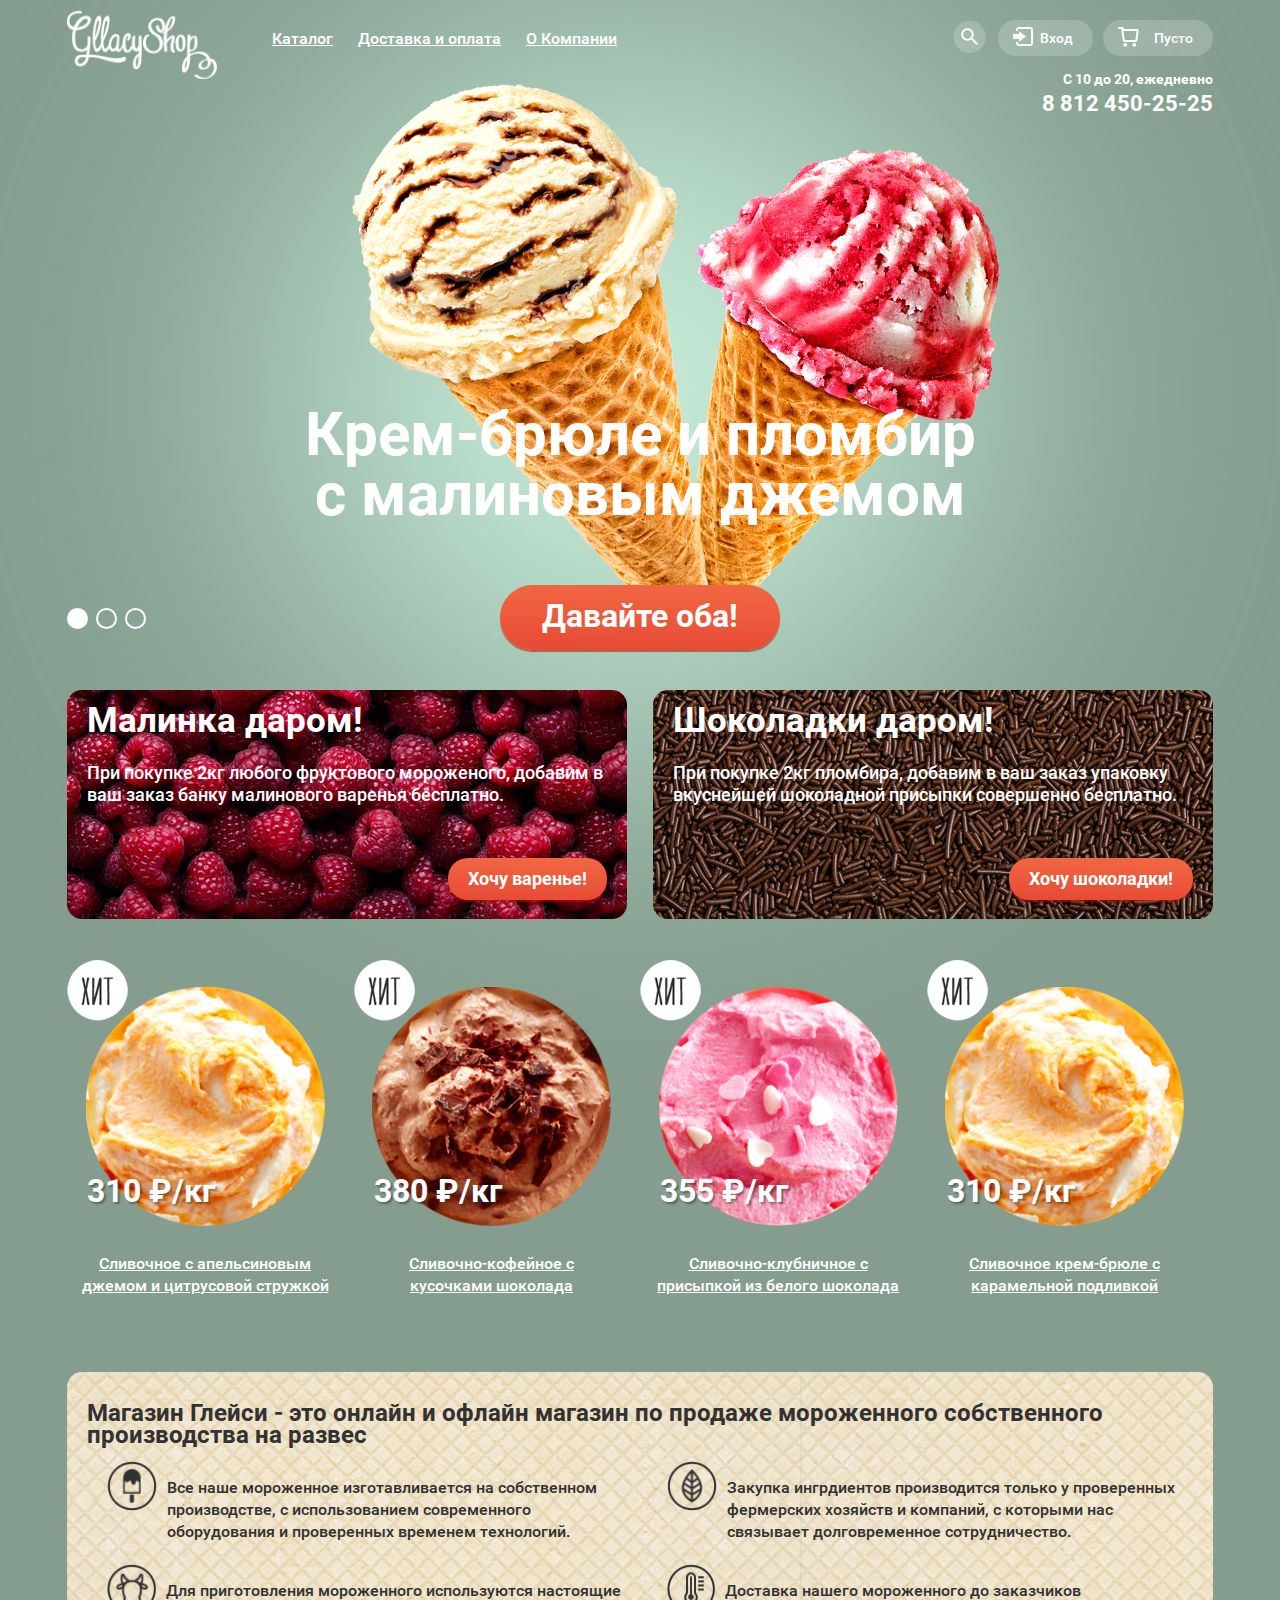
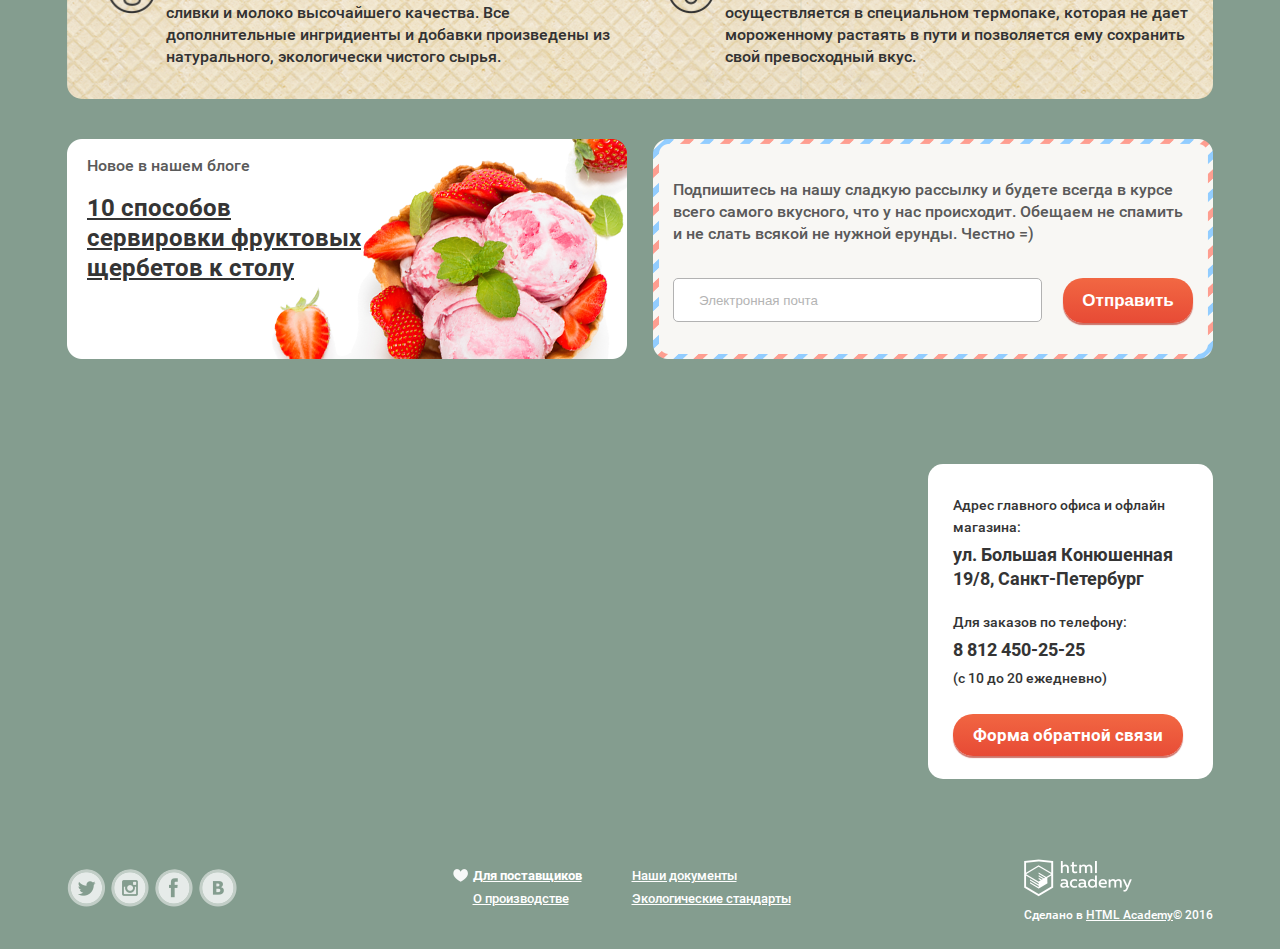
<file: index.html>
<!DOCTYPE HTML>
<html>
    <head>
        <meta charset="utf-8">
        <title>Gllacy Shop</title>
        <link rel="stylesheet" href="style.css">
    </head>
    <body>
        <header>
            <input class="visually-hidden" type="radio" id="product-1" name="toggle" checked>
            <input class="visually-hidden" type="radio" id="product-2" name="toggle">
            <input class="visually-hidden" type="radio" id="product-3" name="toggle">
            <div class="container promo-main">
                <div class="header-menu">
                    <div class="header-logo-and-menu">
                        <img src="img/Logo.png" width="150" height="70" class="logo">
                        <ul class="main-menu">
                            <li class="menu-catalog">
                                <a href="catalog.html">Каталог</a>
                                <ul class="sub-menu">
                                    <li class="news">Новинки</li>
                                    <li><a href="creamy.html">Сливочное</a></li>
                                    <li><a href="#">Щербеты</a></li>
                                    <li><a href="#">Фруктовый лед</a></li>
                                    <li><a href="#">Мелорин</a></li>
                                </ul>
                            </li>
                            <li><a href="#">Доставка и оплата</a></li>
                            <li><a href="#">О Компании</a></li>
                        </ul>
                    </div>
                    <div class="header-user-info">
                        <ul class="user-menu">
                            <li class="search">
                                <form class="search-string hide" action="#" method="get">
                                    <input type="text" placeholder="Что ищем?">
                                </form>
                            </li>
                            <li class="user-authorization"><span class="entrance">Вход</span>
                                <form class="authorization hide" action="#" method="post">
                                    <input type="text" class="authorization-email" placeholder="Электронная почта">
                                    <input type="text" class="password" placeholder="Пароль">
                                    <div class="btn-and-help">
                                        <input type="submit" class="btn user-btn" value="Войти">
                                        <div class="pass-and-reg">
                                            <a href="#">Забыли пароль?</a>
                                            <a href="#">Новая регистрация</a>
                                        </div>
                                    </div>
                                </form>
                            </li>
                            <li class="cart">Пусто</li>
                        </ul>
                        <p>С 10 до 20, ежедневно</p>
                        <p class="header-phone">8 812 450-25-25</p>
                    </div>
                </div>
                <div class="background-gradient"></div>
                
                <div class="slider-controls">
                    <label for="product-1">Первый</label>
                    <label for="product-2">Второй</label>
                    <label for="product-3">Третий</label>
                </div>
                <div class="slider">
                    <li class="slider-list slide" id="slide1">
                        <p class="promo-banner">Крем-брюле и пломбир<br> с малиновым джемом</p>
                        <a href="#" class="promo-btn btn">Давайте оба!</a>
                    </li>
                    <li class="slider-list slide" id="slide2">
                        <p class="promo-banner">Шоколадный пломбир и<br> лимонный сорбет</p>
                        <a href="#" class="promo-btn btn">Давайте оба!</a>
                    </li>
                    <li class="slider-list slide" id="slide3">
                        <p class="promo-banner">Пломбир с помадкой и<br> клубничный щербет</p>
                        <a href="#" class="promo-btn btn">Давайте оба!</a>
                    </li>
                </div>
            </div>
        </header>
        <main>
            <section class="promotions">
                <div class="container">
                    <div class="promo-block raspberries">
                        <h2>Малинка даром!</h2>
                        <p>При покупке 2кг любого фруктового мороженого, добавим в ваш заказ банку малинового варенья бесплатно.</p>
                        <a href="#" class="btn">Хочу варенье!</a>
                    </div>
                    <div class="promo-block chocolate">
                        <h2>Шоколадки даром!</h2>
                        <p>При покупке 2кг пломбира, добавим в ваш заказ упаковку вкуснейшей шоколадной присыпки совершенно бесплатно.</p>
                        <a href="#" class="btn">Хочу шоколадки!</a>
                    </div>
                </div>
            </section>
            <section class="catalog">
                <div class="container">
                    <ul class="catalog-list">
                        <li class="hit-product">
                            <div class="price-and-image">
                                <img src="img/1.png">
                                <p>310 ₽/кг</p>
                            </div>
                            <a href="#">Сливочное с апельсиновым джемом и цитрусовой стружкой</a>
                            <a href="#" class="btn">Быстрый просмотр</a>
                        </li>
                        <li li class="hit-product">
                            <div class="price-and-image">
                                <img src="img/2.png">
                                <p>380 ₽/кг</p>
                            </div>
                            <a href="#">Сливочно-кофейное с кусочками шоколада</a>
                            <a href="#" class="btn">Быстрый просмотр</a>
                        </li>
                        <li li class="hit-product">
                            <div class="price-and-image">
                                <img src="img/3.png">
                                <p>355 ₽/кг</p>
                            </div>
                            <a href="#">Сливочно-клубничное с присыпкой из белого шоколада</a>
                            <a href="#" class="btn">Быстрый просмотр</a>
                        </li>
                        <li li class="hit-product">
                            <div class="price-and-image">
                                <img src="img/1.png">
                                <p>310 ₽/кг</p>
                            </div>
                            <a href="#">Сливочное крем-брюле с карамельной подливкой</a>
                            <a href="#" class="btn">Быстрый просмотр</a>
                        </li>
                    </ul>
                </div>
            </section>
            <section class="features">
                <div class="container">
                    <h2>Магазин Глейси - это онлайн и офлайн магазин по продаже мороженного собственного производства на развес</h2>
                    <div class="features-list">
                        <div>
                            <img src="img/Мороженко.png" width="50" height="50">
                            <p>Все наше мороженное изготавливается на собственном производстве, с использованием современного оборудования и проверенных временем технологий.</p>
                        </div>
                        <div>
                            <img src="img/Листик.png" width="50" height="50">
                            <p>Закупка ингрдиентов производится только у проверенных фермерских хозяйств и компаний, с которыми нас связывает долговременное сотрудничество.</p>
                        </div>
                        <div>
                            <img src="img/Корова.png" width="50" height="50">
                            <p>Для приготовления мороженного используются настоящие сливки и молоко высочайшего качества. Все дополнительные ингридиенты и добавки произведены из натурального, экологически чистого сырья.</p>
                        </div>
                        <div>
                            <img src="img/Градусник.png" width="50" height="50">
                            <p>Доставка нашего мороженного до заказчиков осуществляется в специальном термопаке, которая не дает мороженному растаять в пути и позволяется ему сохранить свой превосходный вкус.</p>
                        </div>
                    </div>
                </div>
            </section>
            <section class="social">
                <div class="container">
                    <div class="blog">
                        <p>Новое в нашем блоге</p>
                        <a href="#">10 способов сервировки фруктовых щербетов к столу</a>
                    </div>
                    <div class="email">
                        <form class="subscription" action="#" method="post">
                            <label for="user-email">Подпишитесь на нашу сладкую рассылку и будете всегда в курсе всего самого вкусного, что у нас происходит. Обещаем не спамить и не слать всякой не нужной ерунды. Честно =)</label>
                            <div class="btn-and-email">
                                <input type="text" name="email" id="user-email" placeholder="Электронная почта">
                                <input type="submit" class="btn" value="Отправить">
                            </div>
                        </form>
                    </div>
                </div>
            </section>
            <section class="map">
                <div class="container">
                    <div class="adress">
                        <p>Адрес главного офиса и офлайн магазина:</p>
                        <p class="adress-shop">ул. Большая Конюшенная 19/8, Санкт-Петербург</p>
                        <p>Для заказов по телефону:</p>
                        <p class="phone">8 812 450-25-25</p>
                        <p>(с 10 до 20 ежедневно)</p>
                        <a href="#" class="form-btn btn">Форма обратной связи</a>
                    </div>
                </div>
                <div class="location" id="map-content" style="height: 430px">
                </div>
            </section>
        </main>
        <footer>
            <div class="container">
                <div class="footer-social">
                    <a href="#" class="twitter-btn btn">twitter</a>
                    <a href="#" class="insta-btn btn">instagram</a>
                    <a href="#" class="facebook-btn btn">facebook</a>
                    <a href="#" class="vk-btn btn">vk</a>
                </div>
                <div class="footer-menu">
                    <ul class="footer-menu-list">
                        <li><a href="#">Для поставщиков</a></li>
                        <li><a href="#">Наши документы</a></li>
                        <li><a href="#">О производстве</a></li>
                        <li><a href="#">Экологические стандарты</a></li>
                    </ul>
                </div>
                <div class="footer-copyright">
                    <div class="logo">
                        <img src="img/Лого.png">
                    </div>
                    <p>Сделано в <a href="#">HTML Academy</a>&copy; 2016</p>
                </div>
            </div>
        </footer>
        <script src="https://api-maps.yandex.ru/2.0-stable/?apikey=fa089a71-3bd7-402e-9afe-84544998b0c0&amp;?apikey=fa089a71-3bd7-402e-9afe-84544998b0c0&amp;load=package.standard&amp;lang=ru-RU"></script>
        <script src="script.js"></script>
    </body>
</html>
</file>
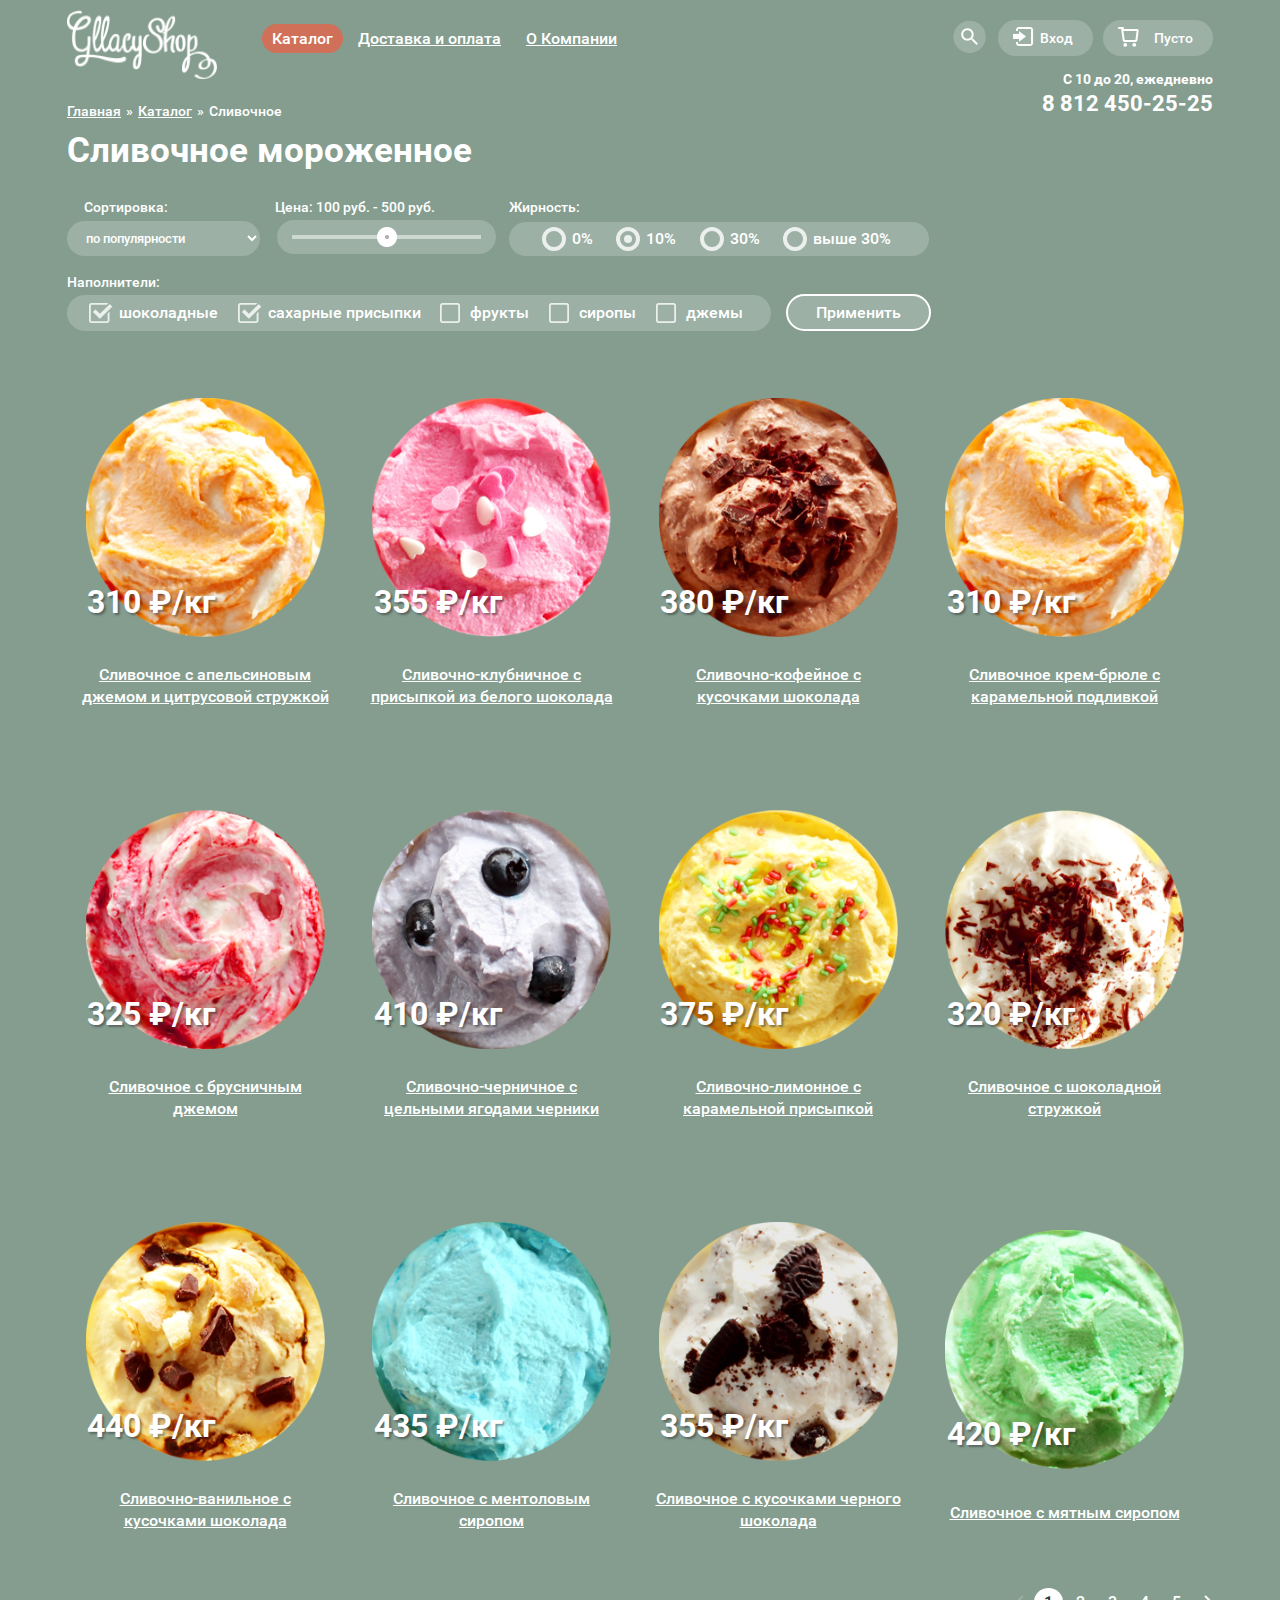
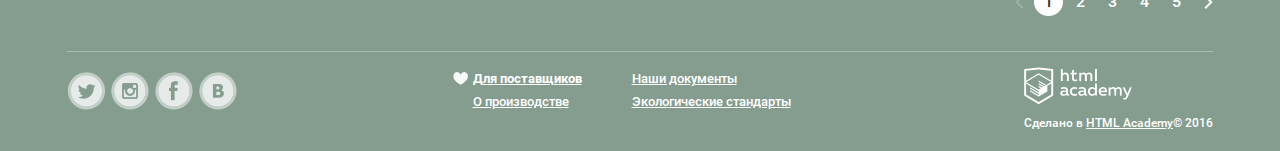
<file: creamy.html>
<!DOCTYPE HTML>
<html>
    <head>
        <meta charset="utf-8">
        <title>Gllacy Shop</title>
        <link rel="stylesheet" href="style.css">
    </head>
    <body>
        <header>
            <div class="container">
                <div class="header-menu">
                    <div class="header-logo-and-menu">
                        <a href="index.html"><img src="img/Logo.png" width="150" height="70" class="logo"></a>
                        <ul class="main-menu">
                            <li class="menu-catalog">
                                <a href="catalog.html" class="menu-current">Каталог</a>
                                <ul class="sub-menu">
                                    <li class="news">Новинки</li>
                                    <li class="sub-menu-current"><a href="#">Сливочное</a></li>
                                    <li><a href="#">Щербеты</a></li>
                                    <li><a href="#">Фруктовый лед</a></li>
                                    <li><a href="#">Мелорин</a></li>
                                </ul>
                            </li>
                            <li><a href="#">Доставка и оплата</a></li>
                            <li><a href="#">О Компании</a></li>
                        </ul>
                        <ul class="breadcrumbs">
                            <li><a href="index.html">Главная</a></li>
                            <li><a href="catalog.html">Каталог</a></li>
                            <li>Сливочное</li>
                        </ul>
                    </div>
                    <div class="header-user-info">
                        <ul class="user-menu">
                            <li class="search">
                                <form class="search-string hide" action="#" method="get">
                                    <input type="text" placeholder="Что ищем?">
                                </form>
                            </li>
                            <li class="user-authorization"><span class="entrance">Вход</span>
                                <form class="authorization hide" action="#" method="post">
                                    <input type="text" class="authorization-email" placeholder="Электронная почта">
                                    <input type="text" class="password" placeholder="Пароль">
                                    <div class="btn-and-help">
                                        <input type="submit" class="btn user-btn" value="Войти">
                                        <div class="pass-and-reg">
                                            <a href="#">Забыли пароль?</a>
                                            <a href="#">Новая регистрация</a>
                                        </div>
                                    </div>
                                </form>
                            </li>
                            <li class="cart">Пусто</li>
                        </ul>
                        <p>С 10 до 20, ежедневно</p>
                        <p class="header-phone">8 812 450-25-25</p>
                    </div>
                </div>
            </div>
        </header>
        <main class="container">
            <h1 class="page-title">Сливочное мороженное</h1>
            <section class="filters">
                <forms class="filter" action="#" method="get">
                    <div class="filter-sorting">
                        <label for="sorting">Сортировка:</label>
                        <select name="sorting">
                            <option>по популярности</option>
                            <option>по цене</option>
                        </select>
                    </div>
                    <div class="filter-price">
                        <label>Цена: 100 руб. - 500 руб.</label>
                        <input type="range" min="1" max="800">
                    </div>
                    <div class="filter-fat-content">
                        <p>Жирность:</p>
                        <ul class="fat-content">
                            <li>
                                <input type="radio" name="radio" id="zero">
                                <label for="zero">0%</label>
                            </li>
                            <li>
                                <input type="radio" name="radio" id="ten" checked>
                                <label for="ten">10%</label>
                            </li>
                            <li>
                                <input type="radio" name="radio" id="thirty">
                                <label for="thirty">30%</label>
                            </li>
                            <li>
                                <input type="radio" name="radio" id="over-thirty">
                                <label for="over-thirty">выше 30%</label>
                            </li>
                        </ul>
                    </div>
                    <div class="filter-filling">
                        <p>Наполнители:</p>
                        <ul class="filling">
                            <li>
                                <input type="checkbox" name="chocolate" id="chocolate" checked>
                                <label for="chocolate">шоколадные</label>
                            </li>
                            <li>
                                <input type="checkbox" name="sugar-powders" id="sugar-powders" checked>
                                <label for="sugar-powders">сахарные присыпки</label>
                            </li>
                            <li>
                                <input type="checkbox" name="fruits" id="fruits">
                                <label for="fruits">фрукты</label>
                            </li>
                            <li>
                                <input type="checkbox" name="syrops" id="syrops">
                                <label for="syrops">сиропы</label>
                            </li>
                            <li>
                                <input type="checkbox" name="jams" id="jams">
                                <label for="jams">джемы</label>
                            </li>
                        </ul>
                    </div>
                    <div class="form-button">
                        <input type="submit" value="Применить">
                    </div>
                </forms>
            </section>
            <section class="catalog">
                <ul class="catalog-list"> 
                    <li>
                        <div class="price-and-image">
                            <img src="img/1.png">
                            <p>310 ₽/кг</p>
                        </div>
                        <a href="#">Сливочное с апельсиновым джемом и цитрусовой стружкой</a>
                        <a href="#" class="btn">Быстрый просмотр</a>
                    </li>
                    <li>
                        <div class="price-and-image">
                            <img src="img/3.png">
                            <p>355 ₽/кг</p>
                        </div>
                        <a href="#">Сливочно-клубничное с присыпкой из белого шоколада</a>
                        <a href="#" class="btn">Быстрый просмотр</a>
                    </li>
                    <li>
                        <div class="price-and-image">
                            <img src="img/2.png">
                            <p>380 ₽/кг</p>
                        </div>
                        <a href="#">Сливочно-кофейное с кусочками шоколада</a>
                        <a href="#" class="btn">Быстрый просмотр</a>
                    </li>
                    <li>
                        <div class="price-and-image">
                            <img src="img/1.png">
                            <p>310 ₽/кг</p>
                        </div>
                        <a href="#">Сливочное крем-брюле с карамельной подливкой</a>
                        <a href="#" class="btn">Быстрый просмотр</a>
                    </li>
                    <li>
                        <div class="price-and-image">
                            <img src="img/5.png">
                            <p>325 ₽/кг</p>
                        </div>
                        <a href="#">Сливочное с брусничным джемом</a>
                        <a href="#" class="btn">Быстрый просмотр</a>
                    </li>
                    <li>
                        <div class="price-and-image">
                            <img src="img/6.png">
                            <p>410 ₽/кг</p>
                        </div>
                        <a href="#">Сливочно-черничное с цельными ягодами черники</a>
                        <a href="#" class="btn">Быстрый просмотр</a>
                    </li>
                    <li>
                        <div class="price-and-image">
                            <img src="img/7.png">
                            <p>375 ₽/кг</p>
                        </div>
                        <a href="#">Сливочно-лимонное с карамельной присыпкой</a>
                        <a href="#" class="btn">Быстрый просмотр</a>
                    </li>
                    <li>
                        <div class="price-and-image">
                            <img src="img/8.png">
                            <p>320 ₽/кг</p>
                        </div>
                        <a href="#">Сливочное с шоколадной стружкой</a>
                        <a href="#" class="btn">Быстрый просмотр</a>
                    </li>
                    <li>
                        <div class="price-and-image">
                            <img src="img/9.png">
                            <p>440 ₽/кг</p>
                        </div>
                        <a href="#">Сливочно-ванильное с кусочками шоколада</a>
                        <a href="#" class="btn">Быстрый просмотр</a>
                    </li>
                    <li>
                        <div class="price-and-image">
                            <img src="img/10.png">
                            <p>435 ₽/кг</p>
                        </div>
                        <a href="#">Сливочное с ментоловым сиропом</a>
                        <a href="#" class="btn">Быстрый просмотр</a>
                    </li>
                    <li>
                        <div class="price-and-image">
                            <img src="img/11.png">
                            <p>355 ₽/кг</p>
                        </div>
                        <a href="#">Сливочное с кусочками черного шоколада</a>
                        <a href="#" class="btn">Быстрый просмотр</a>
                    </li>
                    <li>
                        <div class="price-and-image">
                            <img src="img/12.png">
                            <p>420 ₽/кг</p>
                        </div>
                        <a href="#">Сливочное с мятным сиропом</a>
                        <a href="#" class="btn">Быстрый просмотр</a>
                    </li>
                </ul>
                <ul class="pagination-list">
                    <li class="pagination-number active-page">1</li>
                    <li class="pagination-number">2</li>
                    <li class="pagination-number">3</li>
                    <li class="pagination-number">4</li>
                    <li class="pagination-number">5</li>
                </ul>
            </section>
        </main>
        <footer class="footer-catalog-page">
            <div class="container">
                <div class="footer-social">
                    <a href="#" class="twitter-btn btn">twitter</a>
                    <a href="#" class="insta-btn btn">instagram</a>
                    <a href="#" class="facebook-btn btn">facebook</a>
                    <a href="#" class="vk-btn btn">vk</a>
                </div>
                <div class="footer-menu">
                    <ul class="footer-menu-list">
                        <li><a href="#">Для поставщиков</a></li>
                        <li><a href="#">Наши документы</a></li>
                        <li><a href="#">О производстве</a></li>
                        <li><a href="#">Экологические стандарты</a></li>
                    </ul>
                </div>
                <div class="footer-copyright">
                    <div class="logo">
                        <img src="img/Лого.png">
                    </div>
                    <p>Сделано в <a href="#">HTML Academy</a>&copy; 2016</p>
                </div>
            </div>
        </footer>
        <script src="script.js"></script>
    </body>
</html>
</file>
<file: style.css>
@font-face {
    font-family:"Roboto" ;
    font-style: normal;
    src: url("fonts/Roboto-Medium.ttf");
}
@font-face {
    font-family:"Roboto";
    font-weight: bold;
    src: url("fonts/Roboto-Bold.ttf");
}
body {
    margin: 0 auto;
    padding: 0;
    font-family: "Roboto", sans-serif;
    font-size: 16px;
    line-height: 22px;
    background-color:#849d8f;
    font-style: normal;
    max-width: 1920px;
    color: white;
    box-sizing: content-box;
}
.container {
    width: 1146px;
    margin: 0 auto;
}
.breadcrumbs {
    grid-area: breadcrumbs;
    margin: 0;
    display: flex;
    list-style: none;
    align-self: center;
    padding: 0;
}
.breadcrumbs li {
    margin-right: 5px;
    font-size: 14px;
}
.breadcrumbs li a {
    color: white;
}
.breadcrumbs li:not(:last-child)::after {
    content: "»‎";
    text-decoration: none;
    margin-left: 5px;
}
.btn {
    display: inline-block;
    padding: 10px 20px;
    font-size: 18px;
    font-weight: bold;
    text-align: center;
    text-decoration: none;
    color: white;
    background: linear-gradient(1deg, #e74a35, #f26843);
    border: none;
    border-radius: 20px;
    box-shadow: 0 2px 1px 0 #ac110094;
}
.btn:hover {
    background: #f07963 ;
}
.btn:active {
    background: linear-gradient(180deg, #e74a35, #f26843);
    box-shadow: 0 -2px 1px 0 #ac110094;
}
.footer-menu-list a:hover,
.footer-menu-list a:active,
.breadcrumbs li a:hover,
.breadcrumbs li a:active {
    color: #ffbc9e;
}
.promo-main {
    background-image: url("img/banner.png");
    background-repeat: no-repeat;
    background-position: top center;
}
.background-gradient {
    position: absolute;
    top: 40px;
    left: 214px;
    width: 700px;
    height: 700px;
    border-radius: 50%;
    background-color: #cbf1dd;
    filter:blur(180px);
    z-index: -50;
}
header .container {
    position: relative;
    
}
.header-menu {
    margin: 0;
    display: grid;
    grid-template-columns: 1fr 1fr;
    justify-content: space-between;
}
.header-logo-and-menu {
    display: grid;
    grid-template-columns: 150px 1fr;
    grid-template-rows: 1fr 50px;
    grid-template-areas: "logo main-menu"
                         "breadcrumbs breadcrumbs";
}
.logo {
    grid-area: logo;
    margin-right: 15px;
    margin-top: 10px;
}
.main-menu {
    grid-area: main-menu;
    margin: 0;
    margin-top: 30px;
    display: flex;
    list-style: none;
    line-height: 18px;
}
.main-menu li {
    margin-left: 5px;
}
.main-menu li a {
    color: white;
    padding: 5px 10px;
}
.sub-menu {
    display: none;
    position: absolute;
    color: #343434;
    font-size: 14px;
    width: 145px;
    height: 171px;
    margin-top: 15px;
    padding: 0;
    list-style: none;
    background-color: white;
    border-radius: 5%;
    box-shadow: 0 10px 10px 5px rgba(0, 0, 0, 0.4);
    z-index: 2;
}
.sub-menu li {
    margin: 0;
    padding-bottom: 5px;
    padding-top: 10px;
    padding-left: 20px;
}
.sub-menu li:last-child {
    border-bottom-left-radius: 10px;
    border-bottom-right-radius: 10px;
}
.sub-menu li:hover{
    background-color: #fbded7;
}
.main-menu .sub-menu .sub-menu-current,
.main-menu .sub-menu .sub-menu-current:hover,
.main-menu .sub-menu .sub-menu-current:active {
    background-color:#d07058;
}

.sub-menu .news:hover {
    background-color:transparent;
}
.sub-menu .news {
    margin: 0;
    font-weight: bold;
    padding-bottom: 10px;
    border-bottom: 1px solid #32323238;
}
.menu-catalog {
    position: relative;
}
.menu-catalog:hover > .sub-menu {
    display: block;
}
.main-menu li:hover a{
    color: #323232;
    background-color: white;
    text-decoration: none;
    border-radius: 20px;
}
.main-menu li:active > a {
    box-shadow: inset 0 1px 2px 1px #696969;
}
.menu-catalog .sub-menu li a {
    padding: 0;
}
.menu-catalog .sub-menu li:hover a {
    background-color: transparent;
    padding: 0;
}

.main-menu .sub-menu li:active a {
    box-shadow: none;
}
.main-menu .sub-menu li:active {
    background-color: #f6b5a5;
}
.menu-current,
.main-menu li:hover .menu-current {
    color: white;
    background-color: #d07058;
    text-decoration: none;
    border-radius: 20px;
}
.menu-catalog .sub-menu .sub-menu-current a,
.menu-catalog .sub-menu .sub-menu-current a:hover,
.menu-catalog .sub-menu .sub-menu-current a:active {
    color: white;
    background-color:transparent;
}
.header-user-info {
    font-size: 14px;
    line-height: 16px;
}
.user-menu {
    margin: 0;
    padding: 0;
    margin-top: 20px;
    margin-bottom: 15px;
    display: flex;
    list-style: none;
    justify-content: right;
    
}
.user-authorization {
    position: relative;
    cursor: pointer;
}
.authorization {
    display: flex;
    flex-direction: column;
    justify-content: space-between;
    position: absolute;
    right: 0;
    top: 40px;
    padding: 20px 15px;
    background-color: #f8f7f4;
    box-shadow: 0 10px 10px 5px rgba(0, 0, 0, 0.4);
    width: 235px;
    height: 145px;
    border-radius: 5px;
    z-index: 2;
}
.authorization input[type="text"] {
    font-size: 14px;
    width: 221px;
    height: 36px;
    padding: 0;
    border: 1px solid #b2b2b2;
    border-radius: 5px;
    padding-left: 15px;
}

.authorization input[type="text"]:hover {
    border: 2px solid #b2b2b2;
}
.authorization input[type="text"]:focus{
    border: 2px solid #2e88e4;
    outline: 0;
}

.btn-and-help .pass-and-reg a {
    color: #333333;
    font-size: 13px;
    text-decoration: underline;
}
.btn-and-help {
    display: flex;
    justify-content: space-between;
}
.pass-and-reg {
    display: flex;
    flex-direction: column;
    justify-content: space-evenly;
}
.pass-and-reg a:hover {
    color: #ec593c;
}
.pass-and-reg a:active {
    color: #ec593c;
}
.entrance {
    display: inline-block;
    padding-top: 10px;
    padding-bottom: 10px;
    padding-right: 20px;
    width: 75px;
    margin-left: 10px;
    text-align: end;
    vertical-align: middle;
    background-color: rgba(255, 255, 255, 0.2);
    background-image: url("img/Вход.png");
    background-repeat: no-repeat;
    background-position: left 15px top 7px;
    border-radius: 20px;
}
.entrance:hover {
    color: #323232;
    background-color: rgb(255, 255, 255);
    background-image: url("img/Вход\ copy.png");
}
.cart {
    width: 90px;
    padding-top: 10px;
    padding-right: 20px;
    text-align: end;
    margin-left: 10px;
    background-color: rgba(255, 255, 255, 0.2);
    background-image: url("img/Корзина.png");
    background-repeat: no-repeat;
    background-position: left 15px top 7px;
    border-radius: 20px;
}

.user-menu a {
    text-decoration: none;
    color: white;
    
}
.search {
    position: relative;
    font-size: 0;
    width: 35px;
    height: 35px;
    background-image: url("img/Лупа.png");
    background-repeat: no-repeat;
    cursor: pointer;
}
.search:hover {
    background-image: url("img/Лупа-dark.png");
}

.search-string {
    position: absolute;
    right: 0;
    top: 40px;
    padding: 15px;
    margin: 0;
    width: 245px;
    height: 40px;
    background-color: #f8f7f4;
    box-shadow: 0 10px 10px 5px rgba(0, 0, 0, 0.4);
    border-radius: 5px;
}
.search-string input[type="text"] {
    font-size: 14px;
    border: 1px solid #b2b2b2;
    border-radius: 5px;
    width: 239px;
    height: 36px;
}
.search-string input[type="text"]:hover {
    border: 2px solid #b2b2b2;
}
.search-string input[type="text"]:focus {
    border: 2px solid #2e88e4;
    outline: 0;
}
.header-user-info p {
    margin: 0;
    margin-bottom: 5px;
    font-weight: bold;
    text-align: end;
}
.header-phone {
    font-size: 22px;
    line-height: 24px;
    margin: 0;
}
.promo-banner {
    margin-top: 275px;
    font-size: 60px;
    line-height: 60px;
    font-weight: bold;
    text-align: center;
}
.slider .promo-btn {
    padding: 20px 15px;
    font-size: 32px;
    width: 250px;
    height: 25px;
    margin: auto;
    border-radius: 50px;
    vertical-align: middle;
}

.slider-list {
    margin: 0;
    padding: 0;
    display: flex;
    flex-direction: column;
}
.slider-controls label {
    display: inline-block;
    width: 17px;
    height: 17px;
    margin-right: 8px;
    vertical-align: top;
    background-color: transparent;
    border: 2px solid #ffffff;
    border-radius: 50%;
    cursor: pointer;
}
.slider-controls {
    position: absolute;
    font-size: 0;
    bottom: 20px;
    left: 0;
    z-index: 20;
}
.slide {
    display: none;
}
#product-1:checked ~ .promo-main #slide1,
#product-2:checked ~ .promo-main #slide2,
#product-3:checked ~ .promo-main #slide3 {
    display: flex;
}
#product-1:checked ~ .promo-main label[for="product-1"],
#product-2:checked ~ .promo-main label[for="product-2"],
#product-3:checked ~ .promo-main label[for="product-3"] {
    background-color: white;
}
.visually-hidden {
    position: absolute;
    width: 1px;
    height: 1px;
    clip: rect(0,0,0,0);
}
.promotions {
    margin-top: 40px;
    margin-bottom: 40px;
}
.promotions .container {
    display: flex;
    justify-content: space-between;
}
.promo-block {
    position: relative;
}
.promo-block h2 {
    margin: 20px;
    margin-bottom: 30px;
    font-size: 35px;
}
.promo-block p {
    margin: 20px;
    font-size: 18px;
}
.promo-block a {
    font-size: 18px;
    right: 20px;
    bottom: 20px;
    position: absolute;
}
.page-title {
    margin: 0;
    margin-bottom: 30px;
    font-size: 35px;
    line-height: 30px;
}
.raspberries {
    width: 560px;
    height: 230px;
    background-image: url(img/Малиновый\ фон.png);
    background-repeat: no-repeat;
}
.chocolate {
    width: 560px;
    height: 230px;
    background-image: url(img/Шоколадный\ фон.png);
    background-repeat: no-repeat;
}


.catalog {
    margin-bottom: 35px;
}
.catalog-list {
    padding: 0;
    display: grid;
    grid-template-columns: 1fr 1fr 1fr 1fr;
    row-gap: 35px;
    list-style: none;
}
.catalog-list li {
    display: flex;
    flex-direction: column;
    justify-content: space-evenly;
    width: 250px;
    height: 350px;
    padding: 7px 13px 20px 13px;
    margin: 0;
    text-align: center;
    cursor: pointer;
}
.price-and-image p {
    margin: 0;
    position: absolute;
    font-size: 32px;
    font-weight: bold;
    bottom: 30px;
    left: 7px;
    text-shadow: 2px 2px 2px rgba(49, 50, 53, 0.5);
}
.catalog-list li a {
    color: white;
    overflow: wrap;
}
.price-and-image {
    position: relative;
    z-index: -1;
}
.price-and-image img {
    width: 239px;
    height: 239px;
}
.catalog-list li:hover {
    background-color: rgba(255, 255, 255, 0.2);
    border-radius: 10px;
    justify-content: space-between;
    transition-duration: 0.5s;
}
.catalog-list li:hover > .btn {
    display: block;
}
.catalog-list li .btn {
    width: 170px;
    display: none;
    margin: 0;
    margin-top: 15px;
    margin-left: 17px;
}
.hit-product {
    position: relative;
}
.hit-product::before {
    content: "";
    position: absolute;
    top:0;
    left: 0;
    width: 61px;
    height: 61px;
    background-image: url("img/ХИТ\ 1.png");
    background-repeat: no-repeat;
}
.features {
    margin-bottom: 40px;
}
.features .container{
    color: #323232;
    padding: 0;
    background-image: url("img/Вафля\ паттерн.png");
    border-radius: 15px;
}
.features-list {
    margin-left: 20px;
    margin-right: 20px;
    display: grid;
    grid-template-columns: 1fr 1fr;
    column-gap: 13px;
    row-gap: 5px;
    padding-bottom: 15px;
}
.features h2 {
    margin: 0;
    margin-bottom: 15px;
    padding-top: 30px;
    padding-left: 20px;
}
.features-list div {
    padding-left: 20px;
    display: flex;
}
.features-list div p {
    margin-left: 10px;
}
.social .container {
    display: flex;
    justify-content: space-between;
}
.blog {
    margin: 0;
    padding-left: 20px;
    width: 560px;
    height: 220px;
    background-image: url("img/Клубничный\ фон.png");
    background-repeat: no-repeat;
}
.blog p {
    color: #5a5a5a;
}
.blog a {
    display: inline-block;
    width: 286px;
    color: #353535;
    font-size: 24px;
    font-weight: bold;
    line-height: 30px;
}
.blog a:hover {
    color:#ec593c;
}
.blog a:active {
    color:#ec593c; 
}
.email {
    color: #5a5a5a;
    width: 560px;
    height: 220px;
    background-image: url("img/Подложка.png");
    background-repeat: no-repeat;
}
.subscription {
    margin: 40px 20px;
}
.social {
    margin-bottom: 40px;
}
.btn-and-email {
    display: flex;
    justify-content: space-between;
    margin-top: 33px;
    height: 45px;
}
.subscription input[type="text"] {
    padding-left: 15px;
    margin-right: 10px;
    width: 350px;
    height: 40px;
    border: 1px solid #b2b2b2;
    border-radius: 5px;
    cursor: pointer;
}
input::placeholder {
    padding: 15px 10px;
    color: #b4b4b4;
}
.subscription input[type="text"]:hover {
    border: 2px solid #b2b2b2;
}
.subscription input[type="text"]:focus {
    border: 2px solid #2e88e4;
    outline: 0;
}
.subscription input[type="submit"] {
    font-size: 17px;
    width: 130px;
    padding: 0;
    padding-top: 10px;
    padding-bottom: 10px;
}
.map {
    margin-bottom: 20px;
}
.map .container{
    position: relative;
}
.adress {
    top: 65px;
    right:0;
    position: absolute;
    padding-top: 30px;
    padding-left: 25px;
    width:260px;
    height: 285px;
    display: block;
    background-color: white;
    border-radius: 15px;
    color: #343434;
    font-size: 14px;
    z-index: 2;
}
.adress p {
    margin: 0;
    width: 225px;
}
.adress .adress-shop {
    margin: 0;
    margin-top: 5px;
    margin-bottom: 20px;
    font-size: 18px;
    font-weight: bold;
    line-height: 24px;
}
.adress .phone {
    margin-top: 5px;
    margin-bottom: 5px;
    font-size: 18px;
    font-weight: bold;
    line-height: 24px;
}
.form-btn {
    margin: 0;
    margin-top: 25px;
    margin-bottom: 30px;
    font-size: 17px;
    border: none;
}
.pagination-list {
    display: flex;
    justify-content: end;
    list-style: none;
}
.pagination-list::before {
    content: "";
    margin-top: 7px;
    margin-right: 10px;
    width: 9px;
    height: 14px;
    background-image: url("img/page-left.png");
}
.pagination-list::after {
    content: "";
    margin-top: 7px;
    margin-left: 10px;
    width: 9px;
    height: 14px;
    background-image: url("img/page-right.png");
}
.pagination-list li {
    padding: 3px 10px;
    margin-right: 3px;
    cursor: pointer;
}
.pagination-list li:hover {
    background-color: rgba(255, 255, 255, 0.2);
    border-radius: 50%;
}
.active-page,
.pagination-list .active-page:hover {
    color: #323232;
    background-color: white;
    border-radius: 50%;
}

footer {
    height: 100px;
}
footer .container {
    display: flex;
    justify-content: space-between;
}
.twitter-btn {
    font-size: 0;
    background-image: url("img/Твитер.png");
    background-repeat: no-repeat;
    background-color: transparent;
    box-shadow: none;
}
.twitter-btn:hover {
    background-image: url("img/Твитер2.png");
    background-repeat: no-repeat;
    background-color: transparent;
}
.twitter-btn:active {
    background-image: url("img/Твитер3.png");
    background-repeat: no-repeat;
    background-color: transparent;
    box-shadow: none;
}
.insta-btn {
    font-size: 0;
    background-image: url("img/Инста.png");
    background-repeat: no-repeat;
    background-color: transparent;
    box-shadow: none;
}
.insta-btn:hover {
    font-size: 0;
    background-image: url("img/Инста2.png");
    background-repeat: no-repeat;
    background-color: transparent;
    box-shadow: none;
}
.insta-btn:active {
    font-size: 0;
    background-image: url("img/Инста3.png");
    background-repeat: no-repeat;
    background-color: transparent;
    box-shadow: none;
}
.facebook-btn {
    font-size: 0;
    background-image: url("img/ФБ.png");
    background-repeat: no-repeat;
    background-color: transparent;
    box-shadow: none;
}
.facebook-btn:hover {
    font-size: 0;
    background-image: url("img/ФБ2.png");
    background-repeat: no-repeat;
    background-color: transparent;
    box-shadow: none;
}
.facebook-btn:active {
    font-size: 0;
    background-image: url("img/ФБ3.png");
    background-repeat: no-repeat;
    background-color: transparent;
    box-shadow: none;
}
.vk-btn {
    font-size: 0;
    background-image: url("img/ВК.png");
    background-repeat: no-repeat;
    background-color: transparent;
    box-shadow: none;
}
.vk-btn:hover {
    font-size: 0;
    background-image: url("img/ВК2.png");
    background-repeat: no-repeat;
    background-color: transparent;
    box-shadow: none;
}
.vk-btn:active {
    font-size: 0;
    background-image: url("img/ВК3.png");
    background-repeat: no-repeat;
    background-color: transparent;
    box-shadow: none;
}
.footer-catalog-page .container {
    border-top: 1px solid rgba(255, 255, 255, 0.3);
}
.footer-catalog-page .footer-copyright {
    margin-top: 5px;
}
.footer-social {
    margin-top: 20px;
}
.footer-menu-list {
    margin: 0;
    padding: 0;
    padding-top: 15px;
    position: relative;
    display: grid;
    grid-template-columns: 1fr 1fr;
    list-style: none;
}
.footer-menu-list a {
    font-size: 13px;
    color: white;
}

.footer-menu-list li:first-child::before {
    content: "";
    width: 20px;
    height: 15px;
    position: absolute;
    left: -20px;
    top: 20px;
    background-image: url("img/Сердце.png");
    background-repeat: no-repeat;
}
.footer-menu-list li:first-child {
    font-weight: bold;
}
.footer-copyright {
    margin: 0;
    font-size: 12px;
}
.footer-copyright a {
    color: white;
}
.footer-copyright a:hover {
    color: #ffbc9e;
}
.footer-copyright a:active {
    color: #ffbc9e;
}
.footer-copyright p {
    margin: 0;
}
.hide {
    display: none;
}
.filters {
    margin-bottom: 40px;
}
.filter {
    display: grid;
    grid-template-columns: 193px 219px 262px 143px;
    grid-template-rows: 60px 60px;
    grid-template-areas: "sort price fat fat"
                         "filling filling filling button";
    gap: 15px;
}
.filter-sorting {
    padding: 0;
    grid-area: sort;
    display: flex;
    flex-direction: column;
    justify-content: space-between;
}
.filter-sorting select {
    font-family: inherit;
    cursor: pointer;
}
.filter-sorting select:hover {
    color: #323232;
}
.filter-sorting select:focus {
    outline: 0;
}
.filter-sorting select option {
    color: #323232;
    outline: 0;
    background-color: rgba(255, 255, 255, 0.2);
    border-radius: 20px;
    border: none;
}
.filter-sorting label {
    font-size: 14px;
    padding: 0;
    padding-left: 17px;
}
.filter-sorting select {
    width: 193px;
    color: white;
    padding: 9px 15px;
    background-color: rgba(255, 255, 255, 0.2);
    border-radius: 20px;
    border: none;
}
.filter-price {
    grid-area: price;
}
.filter-price label {
    font-size: 14px;
}
.filter-price input:in-range {
    width: 189px;
    -webkit-appearance: none;
    -moz-appearance: none;
    appearance: none;
    padding: 15px 15px;
    background-color: rgba(255, 255, 255, 0.2);
    border-radius: 20px;
    border: none; 
    cursor: pointer;
}
.filter-price input:in-range::-webkit-slider-runnable-track {
    height: 4px;
    background-color: rgba(255, 255, 255, 0.5);
}
.filter-price input[type=range]::-webkit-slider-thumb {
    margin-top: -8px;
    -webkit-appearance: none;
    width: 20px;
    height: 22px;
    background-image: url("img/filter-button.png");
    background-repeat: no-repeat;
    cursor: pointer;
}
.filter-price input[type=range]::-moz-range-track {
    height: 4px;
    background-color: rgba(255, 255, 255, 0.5);
}
.filter-price input[type=range]::-ms-thumb {
    margin-top: -8px;
    /* -webkit-appearance: none; */
    width: 20px;
    height: 22px;
    background-image: url("img/filter-button.png");
    background-repeat: no-repeat;
    cursor: pointer;
}
.filter-fat-content {
    grid-area: fat;
    display: flex;
    flex-direction: column;
    justify-content: space-between;
}
.filter-fat-content p,
.filter-filling p {
    margin: 0;
    font-size: 14px;
}
.fat-content {
    margin: 0;
    display: flex;
    justify-content: space-evenly;
    list-style: none;
    padding: 6px 9px;
    background-color: rgba(255, 255, 255, 0.2);
    border-radius: 20px;
    border: none;
}
.fat-content li input[type="radio"] {
    opacity: 0;
    cursor: pointer;
}
.fat-content li label {
    position: relative;
    cursor: pointer;
}
.fat-content li label::before {
    content: "";
    position: absolute;
    display: inline-block;
    top: -2px;
    left: -30px;
    width: 16px;
    height: 16px;
    border: 4px solid rgba(255, 255, 255, 0.8);
    border-radius: 50%;
}

.fat-content li input[type=radio]:checked + label::after {
    position: absolute;
    content: "";
    left: -22px;
    top: 6px;
    display: inline-block;
    width: 8px;
    height: 8px;
    background-color: rgba(255, 255, 255, 0.8);
    border-radius: 50%;
} 
.fat-content li label:hover::before {
    border: 4px solid rgb(255, 255, 255);
}
.fat-content li input[type=radio]:checked + label:hover::after {
    background-color: rgb(255, 255, 255);
}
.fat-content li input[type=radio]:disabled + label::before {
    border: 4px solid rgba(255, 255, 255, 0.4);
}
.fat-content li input[type=radio]:checked:disabled + label::after {
    background-color: rgba(255, 255, 255, 0.4);
}
.filling {
    display: flex;
    justify-content: space-around;
    padding: 7px 15px;
    margin: 0;
    list-style: none;
    background-color: rgba(255, 255, 255, 0.2);
    border-radius: 20px;
    border: none;
}
.filling li input[type="checkbox"] {
    opacity: 0;
    cursor: pointer;
}
.filling li label {
    position: relative;
    cursor: pointer;
}
.filling li label::before {
    position: absolute;
    display: inline-block;
    content: "";
    left: -30px;
    top: 0;
    width: 24px;
    height: 20px;
    background-image: url("img/checkbox-off.png");
    background-repeat: no-repeat;
}

.filling li label:hover::before{
    background-image: url("img/checkbox-off-2.png");
    background-repeat: no-repeat;
}
.filling li input[type="checkbox"]:checked + label::before {
    background-image: url("img/checkbox-on.png");
    background-repeat: no-repeat;
}
.filling li input[type="checkbox"]:checked + label:hover::before {
    background-image: url("img/checkbox-on-2.png");
    background-repeat: no-repeat;
}
.filling li input[type=checkbox]:disabled + label::before {
    background-image: url("img/checkbox-off-3.png");
    background-repeat: no-repeat;
}
.filling li input[type=checkbox]:checked:disabled + label::before {
    background-image: url("img/checkbox-on-3.png");
    background-repeat: no-repeat;
}
.filter-filling {
    grid-area: filling;
    display: flex;
    flex-direction: column;
    justify-content: space-between;
}
.form-button {
    grid-area: button;
    align-self: end;
}
.form-button input {
    font-family: "Roboto", sans-serif;
    color: white;
    font-size: 16px;
    background-color: rgba(255, 255, 255, 0.2);
    border: 2px solid white;
    border-radius: 20px;
    padding: 7px 28px;
    cursor: pointer;
}
.form-button input:hover {
    font-family: "Roboto", sans-serif;
    color: #323232;
    background-color:white;
}
.form-button input:active {
    box-shadow: inset 0 1px 2px 1px #696969;
    background-color:white;
    border: none;
    padding: 9px 30px;
}
.catalog-main-menu {
    padding: 0;
    margin: 0;
    display: grid;
    grid-template-columns: 1fr 1fr;
    list-style: none;
    column-gap: 20px;
    row-gap: 45px;
}
.section-menu img {
    width: 550px;
    height: 367px;
    border-radius: 5%;
    box-shadow: 0 5px 5px 3px rgba(0, 0, 0, 0.4);
}
.section-menu a {
    color: white;
}
.new-product {
    height: 520px;
    background-image: url("img/news-ice.jpg");
    background-repeat: no-repeat;
    border-radius: 10px;
    margin-bottom: 30px;
}
.new-product h2,
.new-product h2 a {
    color: #323232;
    padding: 35px;
    padding-bottom: 0;
    font-size: 46px;
}
</file>
